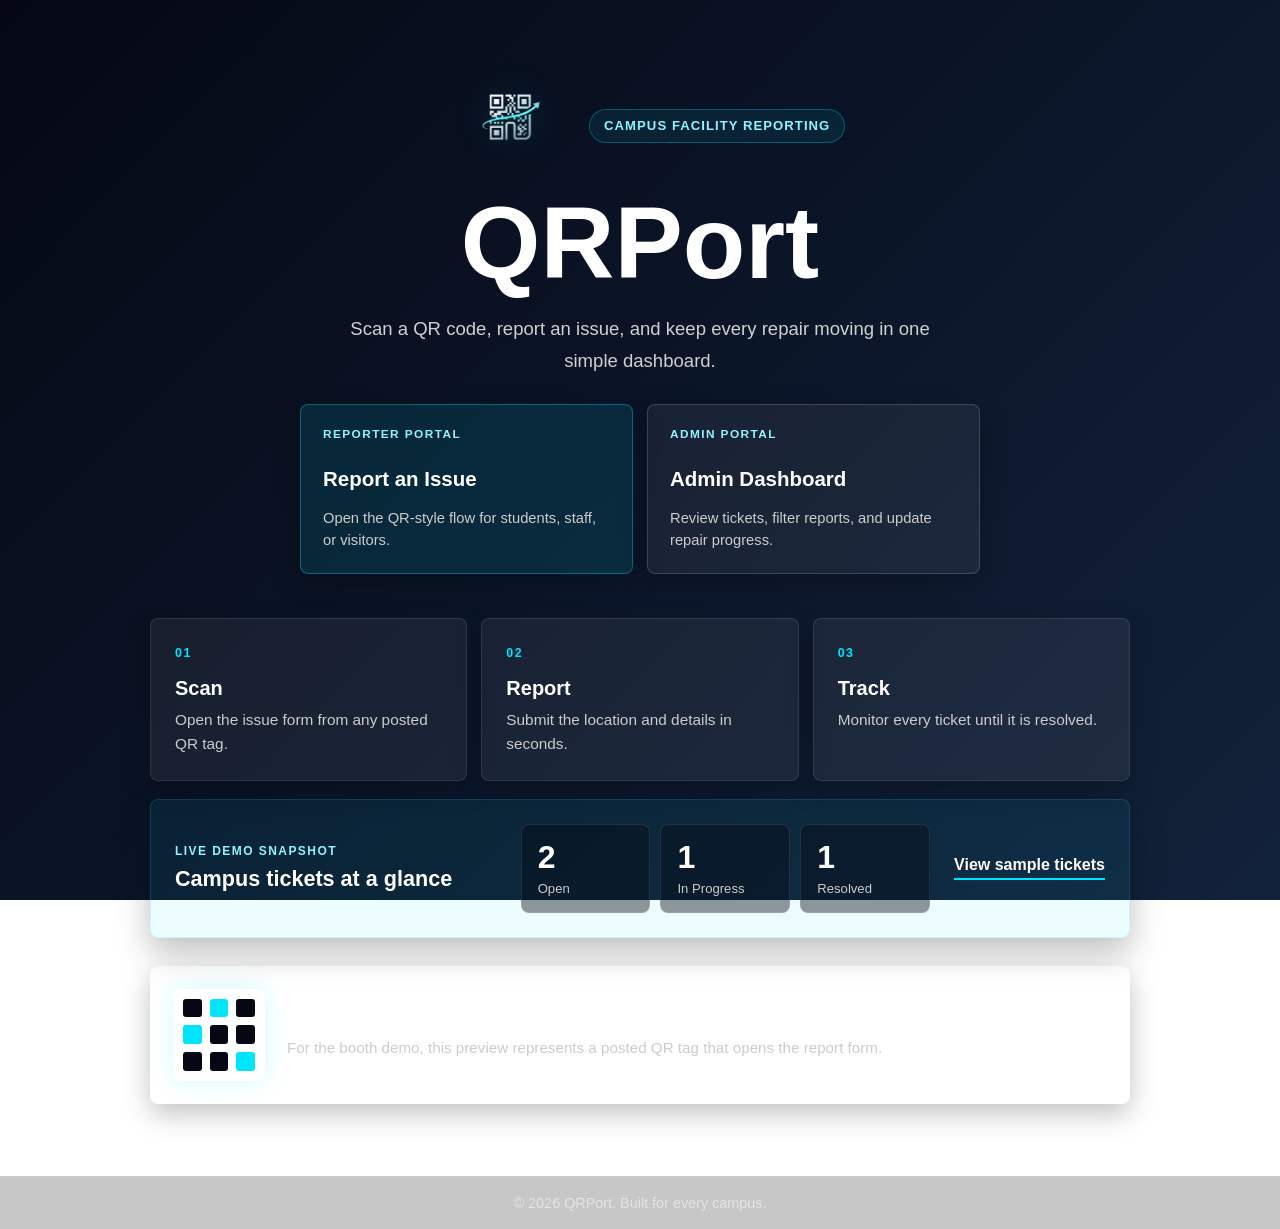
<file: index.html>
<!DOCTYPE html>
<html lang="en">
<head>
  <meta name="viewport" content="width=device-width, initial-scale=1.0">
  <meta charset="UTF-8">
  <title>QRPort | Campus Issue Reporting</title>
  <link rel="stylesheet" href="style.css">
</head>
<body class="landing-page">
  <main class="landing-main">
    <section class="landing-hero">
      <div class="hero-shell">
        <img src="logo.png" alt="QRPort Logo" class="logo">
        <p class="eyebrow">Campus facility reporting</p>
        <h1>QRPort</h1>
        <p class="hero-copy">
          Scan a QR code, report an issue, and keep every repair moving in one simple dashboard.
        </p>

        <a href="submit-issue.html" class="mobile-primary-action">Report an Issue</a>

        <div class="portal-grid">
          <a href="user-dashboard.html" class="portal-card reporter-portal">
            <span>Reporter Portal</span>
            <strong>Report an Issue</strong>
            <small>Open the QR-style flow for students, staff, or visitors.</small>
          </a>
          <a href="dashboard.html" class="portal-card admin-portal">
            <span>Admin Portal</span>
            <strong>Admin Dashboard</strong>
            <small>Review tickets, filter reports, and update repair progress.</small>
          </a>
        </div>
      </div>
    </section>

    <section class="quick-flow" aria-label="How QRPort works">
      <div class="flow-grid">
        <article class="flow-step">
          <span>01</span>
          <h2>Scan</h2>
          <p>Open the issue form from any posted QR tag.</p>
        </article>
        <article class="flow-step">
          <span>02</span>
          <h2>Report</h2>
          <p>Submit the location and details in seconds.</p>
        </article>
        <article class="flow-step">
          <span>03</span>
          <h2>Track</h2>
          <p>Monitor every ticket until it is resolved.</p>
        </article>
      </div>
    </section>

    <section class="demo-snapshot" aria-label="Live demo snapshot">
      <div class="snapshot-panel">
        <div>
          <p class="snapshot-label">Live demo snapshot</p>
          <h2>Campus tickets at a glance</h2>
        </div>
        <div class="snapshot-metrics">
          <div>
            <strong id="openCount">0</strong>
            <span>Open</span>
          </div>
          <div>
            <strong id="progressCount">0</strong>
            <span>In Progress</span>
          </div>
          <div>
            <strong id="resolvedCount">0</strong>
            <span>Resolved</span>
          </div>
        </div>
        <a href="reported-issues.html" class="snapshot-link">View sample tickets</a>
      </div>
    </section>

    <section class="qr-demo" aria-label="QR report entry">
      <a href="submit-issue.html" class="qr-card">
        <span class="qr-pattern" aria-hidden="true">
          <span></span>
          <span></span>
          <span></span>
          <span></span>
          <span></span>
          <span></span>
          <span></span>
          <span></span>
          <span></span>
        </span>
        <span class="qr-copy">
          <strong>QR report entry</strong>
          <small>For the booth demo, this preview represents a posted QR tag that opens the report form.</small>
        </span>
      </a>
    </section>
  </main>

  <footer class="landing-footer">
    <p>&copy; 2026 QRPort. Built for every campus.</p>
  </footer>

  <script src="demo-data.js"></script>
  <script>
    const issues = getQRPortIssues();
    const resolved = issues.filter(issue => issue.status === 'Resolved').length;
    const inProgress = issues.filter(issue => issue.status === 'In Progress').length;

    document.getElementById('openCount').textContent = issues.length - resolved;
    document.getElementById('progressCount').textContent = inProgress;
    document.getElementById('resolvedCount').textContent = resolved;
  </script>
</body>
</html>
</file>
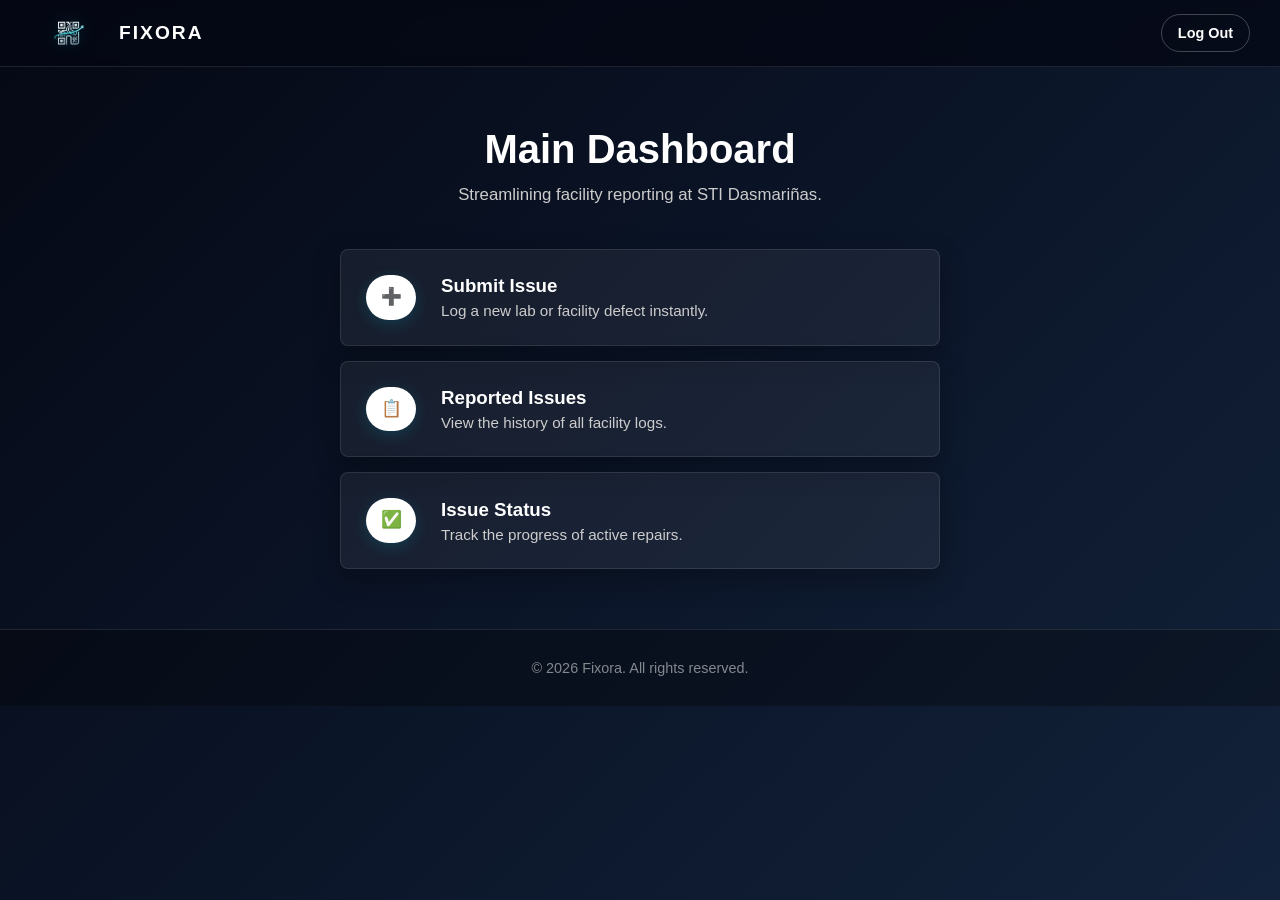
<file: dashboard.html>
<!DOCTYPE html>
<html lang="en">
<head>
  <meta name="viewport" content="width=device-width, initial-scale=1.0">
  <meta charset="UTF-8">
  <title>Fixora | Dashboard</title>
  <link rel="stylesheet" href="style.css">
</head>
<body class="dashboard-page"> 
  <nav class="navbar">
  <div class="nav-brand">
    <img src="logo.png" alt="Fixora Logo" class="nav-logo">
    <span>FIXORA</span>
  </div>
  <a href="#" onclick="logout()">Log Out</a>
</nav>

  <main class="dashboard">
    <div class="dashboard-header">
      <h2>Main Dashboard</h2>
      <p class="subtitle">Streamlining facility reporting at STI Dasmariñas.</p>
    </div>

    <div class="dashboard-vertical">
      <a href="submit-issue.html" class="card-link">
        <div class="card vertical-row">
          <span class="icon">➕</span>
          <div class="card-content">
            <h3>Submit Issue</h3>
            <p>Log a new lab or facility defect instantly.</p>
          </div>
        </div>
      </a>

      <a href="reported-issues.html" class="card-link">
        <div class="card vertical-row">
          <span class="icon">📋</span>
          <div class="card-content">
            <h3>Reported Issues</h3>
            <p>View the history of all facility logs.</p>
          </div>
        </div>
      </a>

      <a href="issues-status.html" class="card-link">
        <div class="card vertical-row">
          <span class="icon">✅</span>
          <div class="card-content">
            <h3>Issue Status</h3>
            <p>Track the progress of active repairs.</p>
          </div>
        </div>
      </a>
    </div>
  </main>

  <footer class="site-footer">
    <p>© 2026 Fixora. All rights reserved.</p>
  </footer>

  <script>
  function logout() {
    // This removes ONLY the reported issues data
    localStorage.removeItem('fixora_data'); 
    
    // Optional: If you want to clear EVERYTHING (including login status)
    localStorage.clear(); 

    // Redirect to the login/index page
    window.location.href = "index.html";
  }
  </script>

</body>
</html>
</file>
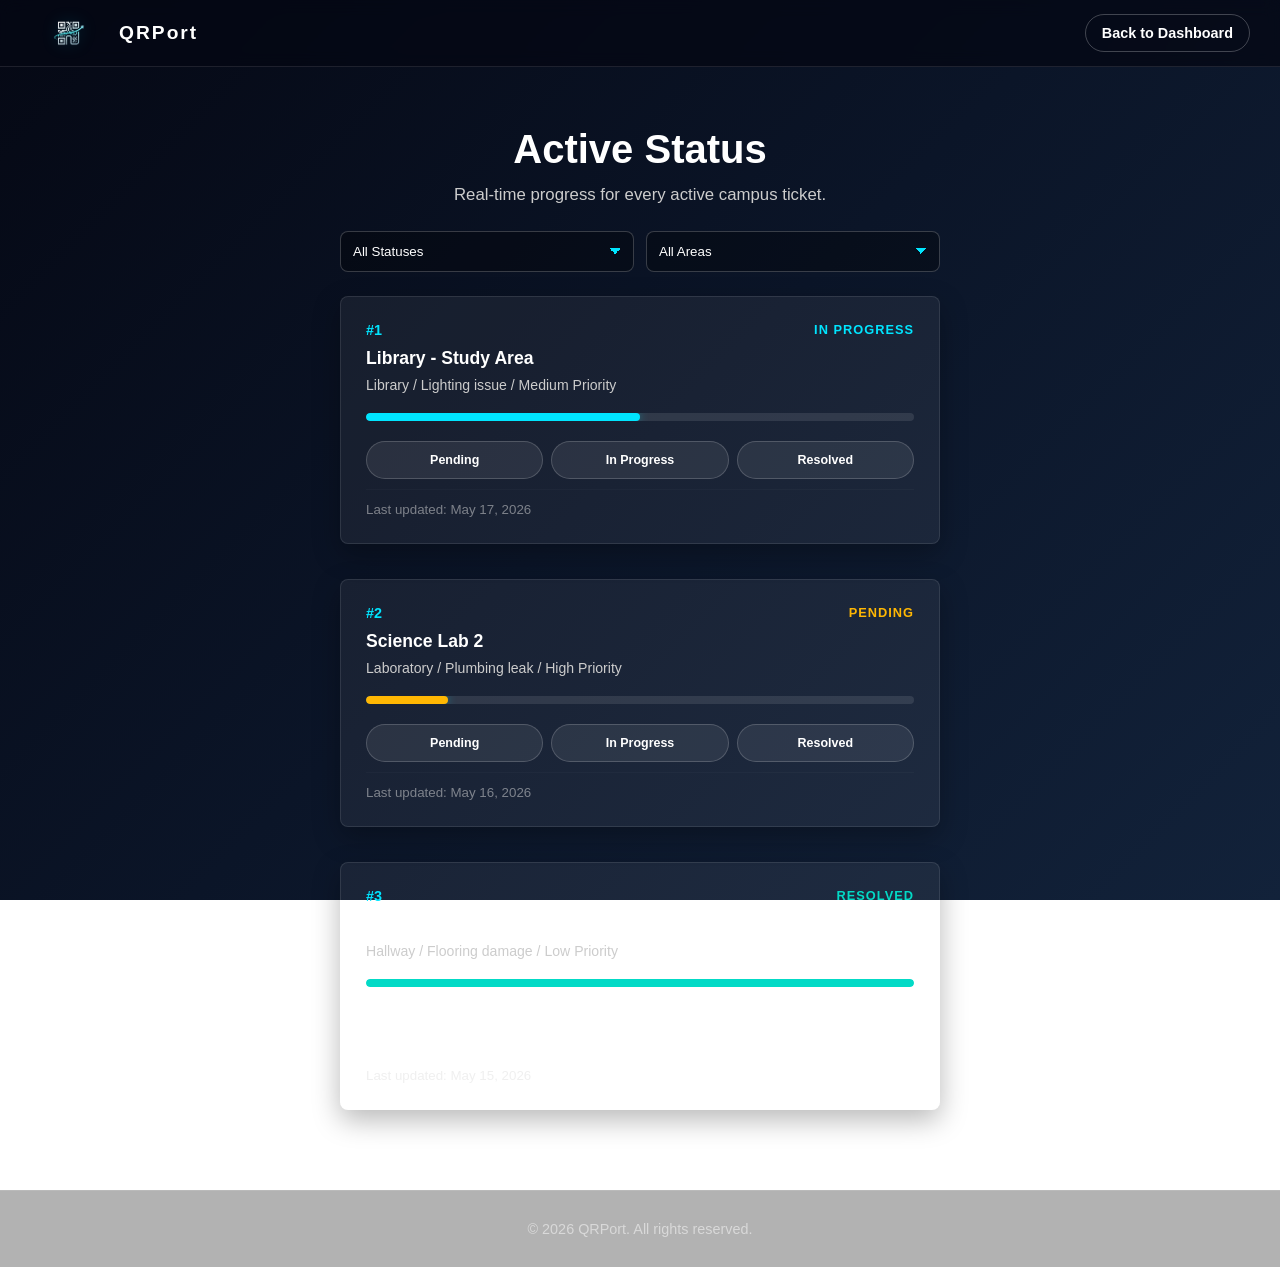
<file: issues-status.html>
<!DOCTYPE html>
<html lang="en">
<head>
  <meta charset="UTF-8">
  <meta name="viewport" content="width=device-width, initial-scale=1.0">
  <title>QRPort | Issue Status</title>
  <link rel="stylesheet" href="style.css">
</head>
<body class="dashboard-page">
  <nav class="navbar">
    <div class="nav-brand">
      <img src="logo.png" alt="QRPort Logo" class="nav-logo">
      <span>QRPort</span>
    </div>
    <a href="dashboard.html">Back to Dashboard</a>
  </nav>

  <main class="dashboard">
    <div class="dashboard-header">
      <h2>Active Status</h2>
      <p class="subtitle">Real-time progress for every active campus ticket.</p>
    </div>

    <div class="filter-bar">
      <select id="statusFilter" aria-label="Filter by status">
        <option value="All">All Statuses</option>
        <option value="Pending">Pending</option>
        <option value="In Progress">In Progress</option>
        <option value="Resolved">Resolved</option>
      </select>
      <select id="categoryFilter" aria-label="Filter by category">
        <option value="All">All Areas</option>
        <option value="Classroom">Classroom</option>
        <option value="Office">Office</option>
        <option value="Laboratory">Laboratory</option>
        <option value="Library">Library</option>
        <option value="Restroom">Restroom</option>
        <option value="Hallway">Hallway</option>
      </select>
    </div>

    <div id="statusList" class="dashboard-vertical"></div>
  </main>

  <footer class="site-footer">
    <p>&copy; 2026 QRPort. All rights reserved.</p>
  </footer>

  <script src="demo-data.js"></script>
  <script>
    let issues = getQRPortIssues();
    const container = document.getElementById('statusList');
    const statusFilter = document.getElementById('statusFilter');
    const categoryFilter = document.getElementById('categoryFilter');

    function getStatusClass(status) {
      if (status === 'In Progress') return 'status-in-progress';
      if (status === 'Resolved') return 'status-resolved';
      return 'status-pending';
    }

    function getFilteredIssues() {
      return issues.filter(function(item) {
        const statusMatches = statusFilter.value === 'All' || item.status === statusFilter.value;
        const categoryMatches = categoryFilter.value === 'All' || item.category === categoryFilter.value;
        return statusMatches && categoryMatches;
      });
    }

    function renderIssues() {
      const filteredIssues = getFilteredIssues();

      if (filteredIssues.length === 0) {
        container.innerHTML = `
          <div class="card empty-card">
            <p>No tickets match the selected filters.</p>
          </div>`;
        return;
      }

      container.innerHTML = filteredIssues.map(item => `
        <div class="card status-card ${getStatusClass(item.status)}">
          <div class="issue-header">
            <span class="ticket-id">${item.ticket}</span>
            <span class="status-text">${item.status}</span>
          </div>
          <h3>${item.location}</h3>
          <p class="status-detail">${item.category || 'General'} / ${item.problem || 'Unspecified issue'} / ${item.priority || 'Medium'} Priority</p>

          <div class="progress-container">
            <div class="progress-bar"></div>
          </div>

          <div class="status-actions" aria-label="Update ${item.ticket} status">
            <button type="button" data-ticket="${item.ticket}" data-status="Pending">Pending</button>
            <button type="button" data-ticket="${item.ticket}" data-status="In Progress">In Progress</button>
            <button type="button" data-ticket="${item.ticket}" data-status="Resolved">Resolved</button>
          </div>

          <div class="issue-footer">
            <small>Last updated: ${item.date}</small>
          </div>
        </div>
      `).join('');
    }

    container.addEventListener('click', function(event) {
      const button = event.target.closest('button[data-ticket]');

      if (!button) return;

      issues = updateTicketStatus(button.dataset.ticket, button.dataset.status);
      renderIssues();
    });

    statusFilter.addEventListener('change', renderIssues);
    categoryFilter.addEventListener('change', renderIssues);
    renderIssues();
  </script>
</body>
</html>
</file>
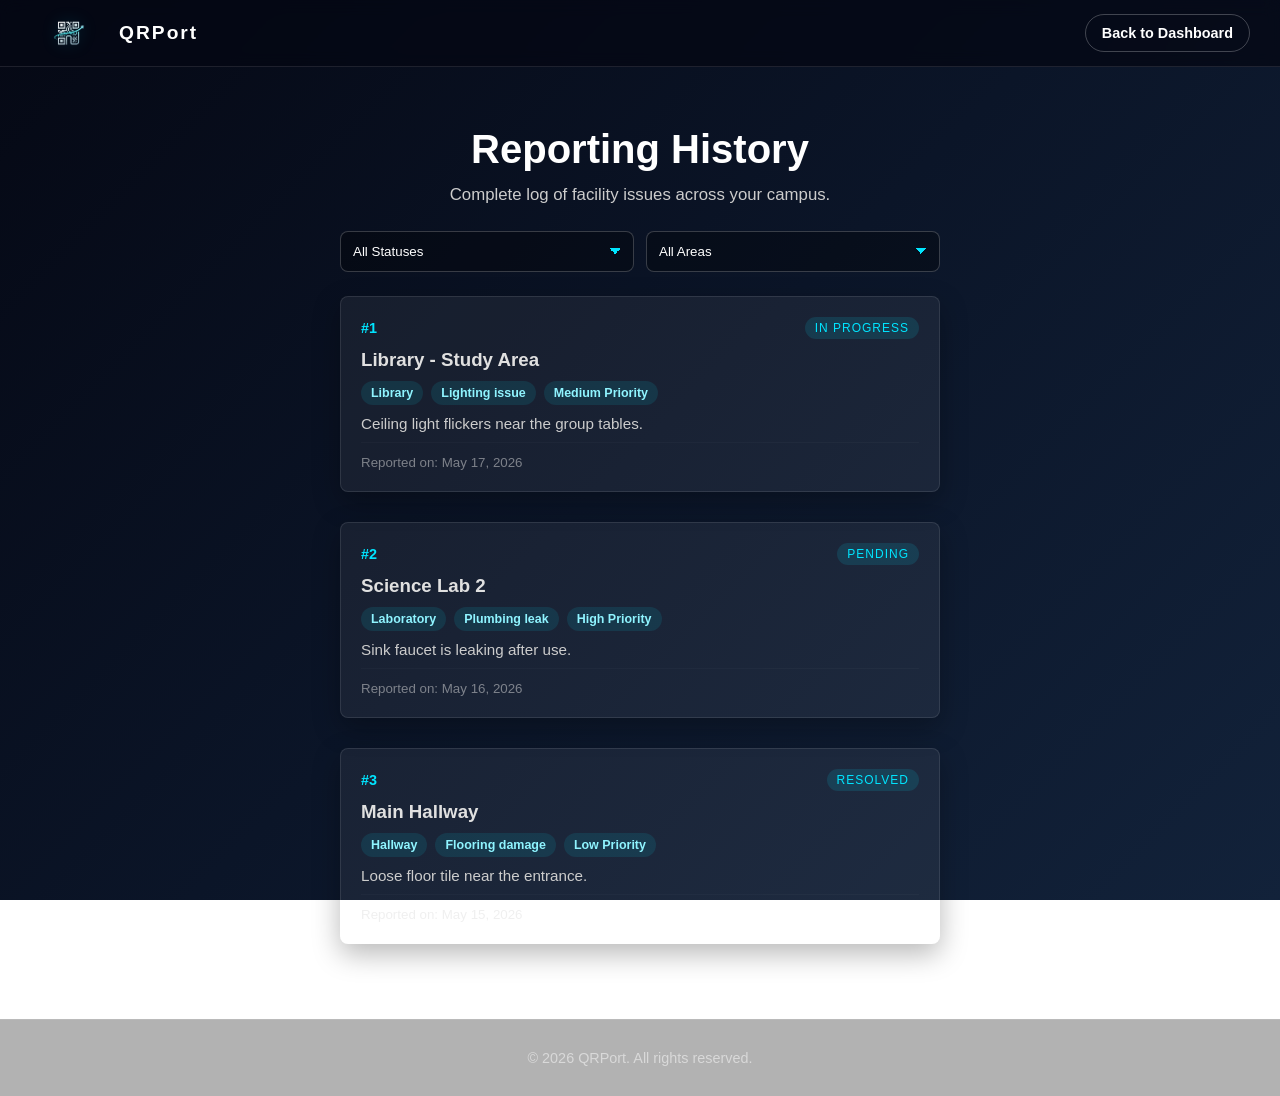
<file: reported-issues.html>
<!DOCTYPE html>
<html lang="en">
<head>
  <meta charset="UTF-8">
  <meta name="viewport" content="width=device-width, initial-scale=1.0">
  <title>QRPort | Reported Issues</title>
  <link rel="stylesheet" href="style.css">
</head>
<body class="dashboard-page">
  <nav class="navbar">
    <div class="nav-brand">
      <img src="logo.png" alt="QRPort Logo" class="nav-logo">
      <span>QRPort</span>
    </div>
    <a href="dashboard.html">Back to Dashboard</a>
  </nav>

  <main class="dashboard">
    <div class="dashboard-header">
      <h2>Reporting History</h2>
      <p class="subtitle">Complete log of facility issues across your campus.</p>
    </div>

    <div class="filter-bar">
      <select id="statusFilter" aria-label="Filter by status">
        <option value="All">All Statuses</option>
        <option value="Pending">Pending</option>
        <option value="In Progress">In Progress</option>
        <option value="Resolved">Resolved</option>
      </select>
      <select id="categoryFilter" aria-label="Filter by category">
        <option value="All">All Areas</option>
        <option value="Classroom">Classroom</option>
        <option value="Office">Office</option>
        <option value="Laboratory">Laboratory</option>
        <option value="Library">Library</option>
        <option value="Restroom">Restroom</option>
        <option value="Hallway">Hallway</option>
      </select>
    </div>

    <div id="historyList" class="dashboard-vertical"></div>
  </main>

  <footer class="site-footer">
    <p>&copy; 2026 QRPort. All rights reserved.</p>
  </footer>

  <script src="demo-data.js"></script>
  <script>
    let issues = getQRPortIssues();
    const container = document.getElementById('historyList');
    const statusFilter = document.getElementById('statusFilter');
    const categoryFilter = document.getElementById('categoryFilter');

    function getFilteredIssues() {
      return issues.filter(function(item) {
        const statusMatches = statusFilter.value === 'All' || item.status === statusFilter.value;
        const categoryMatches = categoryFilter.value === 'All' || item.category === categoryFilter.value;
        return statusMatches && categoryMatches;
      });
    }

    function renderIssues() {
      const filteredIssues = getFilteredIssues();

      if (filteredIssues.length === 0) {
        container.innerHTML = `
          <div class="card empty-card">
            <p>No tickets match the selected filters.</p>
          </div>`;
        return;
      }

      container.innerHTML = filteredIssues.map(item => `
        <div class="card issue-card">
          <div class="issue-header">
            <span class="ticket-id">${item.ticket}</span>
            <span class="status-badge">${item.status}</span>
          </div>
          <h3>${item.location}</h3>
          <div class="issue-meta">
            <span>${item.category || 'General'}</span>
            <span>${item.problem || 'Unspecified issue'}</span>
            <span>${item.priority || 'Medium'} Priority</span>
          </div>
          <p class="issue-desc">${item.description}</p>
          <div class="issue-footer">
            <small>Reported on: ${item.date}</small>
          </div>
        </div>
      `).join('');
    }

    statusFilter.addEventListener('change', renderIssues);
    categoryFilter.addEventListener('change', renderIssues);
    renderIssues();
  </script>
</body>
</html>
</file>
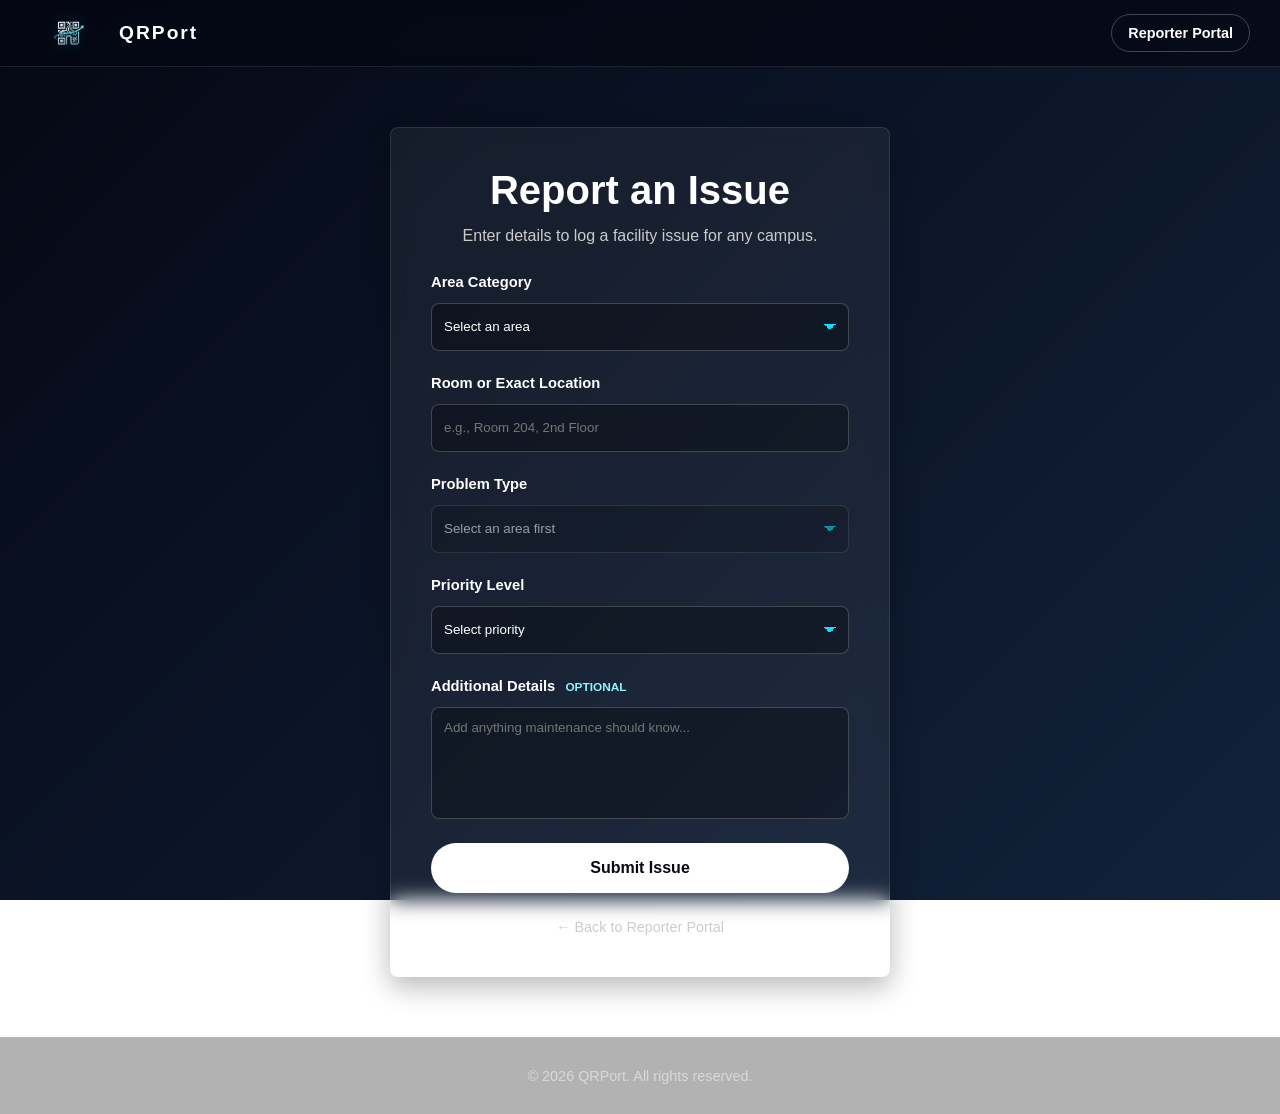
<file: submit-issue.html>
<!DOCTYPE html>
<html lang="en">
<head>
  <meta charset="UTF-8">
  <meta name="viewport" content="width=device-width, initial-scale=1.0">
  <title>QRPort | Submit Issue</title>
  <link rel="stylesheet" href="style.css">
</head>
<body class="dashboard-page">
  <nav class="navbar">
    <div class="nav-brand">
      <img src="logo.png" alt="QRPort Logo" class="nav-logo">
      <span>QRPort</span>
    </div>
    <a href="user-dashboard.html">Reporter Portal</a>
  </nav>

  <main class="dashboard">
    <div class="panel-card report-card">
      <h2>Report an Issue</h2>
      <p class="form-intro">Enter details to log a facility issue for any campus.</p>

      <form id="issueForm" class="form-left">
        <label for="category">Area Category</label>
        <select id="category" required>
          <option value="" selected disabled>Select an area</option>
          <option value="Classroom">Classroom</option>
          <option value="Office">Office</option>
          <option value="Laboratory">Laboratory</option>
          <option value="Library">Library</option>
          <option value="Restroom">Restroom</option>
          <option value="Hallway">Hallway</option>
        </select>

        <label for="location">Room or Exact Location</label>
        <input type="text" id="location" placeholder="e.g., Room 204, 2nd Floor" required>

        <label for="problem">Problem Type</label>
        <select id="problem" required disabled>
          <option value="" selected>Select an area first</option>
        </select>

        <label for="priority">Priority Level</label>
        <select id="priority" required>
          <option value="" selected disabled>Select priority</option>
          <option value="Low">Low</option>
          <option value="Medium">Medium</option>
          <option value="High">High</option>
        </select>

        <label for="description">Additional Details <span class="optional-label">Optional</span></label>
        <textarea id="description" placeholder="Add anything maintenance should know..." rows="4"></textarea>

        <button type="submit" class="submit-btn">Submit Issue</button>
      </form>

      <div class="form-actions">
        <a href="user-dashboard.html" class="back-link">&larr; Back to Reporter Portal</a>
      </div>
    </div>
  </main>

  <footer class="site-footer">
    <p>&copy; 2026 QRPort. All rights reserved.</p>
  </footer>

  <script src="demo-data.js"></script>
  <script>
    const problemOptions = {
      Classroom: [
        'Broken chair or desk',
        'Projector or display issue',
        'Lighting issue',
        'Air conditioning issue',
        'Door or lock problem'
      ],
      Office: [
        'Computer or printer issue',
        'Air conditioning issue',
        'Electrical outlet problem',
        'Furniture damage',
        'Door or lock problem'
      ],
      Laboratory: [
        'Equipment malfunction',
        'Plumbing leak',
        'Electrical issue',
        'Ventilation problem',
        'Safety hazard'
      ],
      Library: [
        'Lighting issue',
        'Air conditioning issue',
        'Furniture damage',
        'Computer station issue',
        'Noise or access concern'
      ],
      Restroom: [
        'Plumbing leak',
        'Clogged fixture',
        'No water supply',
        'Broken door or lock',
        'Sanitation supply issue'
      ],
      Hallway: [
        'Flooring damage',
        'Lighting issue',
        'Obstruction or safety hazard',
        'Signage issue',
        'Ceiling or wall damage'
      ]
    };

    const categorySelect = document.getElementById('category');
    const problemSelect = document.getElementById('problem');
    const prioritySelect = document.getElementById('priority');

    categorySelect.addEventListener('change', function() {
      const options = problemOptions[this.value] || [];

      problemSelect.innerHTML = '<option value="" selected disabled>Select a problem</option>';
      options.forEach(function(option) {
        const problemOption = document.createElement('option');
        problemOption.value = option;
        problemOption.textContent = option;
        problemSelect.appendChild(problemOption);
      });

      problemSelect.disabled = options.length === 0;
    });

    document.getElementById('issueForm').addEventListener('submit', function(e) {
      e.preventDefault();

      let existingData = getQRPortIssues();
      const nextTicketNumber = existingData.length + 1;

      const newReport = {
        ticket: "#" + nextTicketNumber,
        category: categorySelect.value,
        problem: problemSelect.value,
        priority: prioritySelect.value,
        location: document.getElementById('location').value,
        description: document.getElementById('description').value || 'No additional details provided.',
        date: new Date().toLocaleDateString(),
        status: 'Pending'
      };

      existingData.unshift(newReport);
      saveQRPortIssues(existingData);
      saveLastTicket(newReport);

      window.location.href = "ticket-success.html";
    });
  </script>
</body>
</html>
</file>
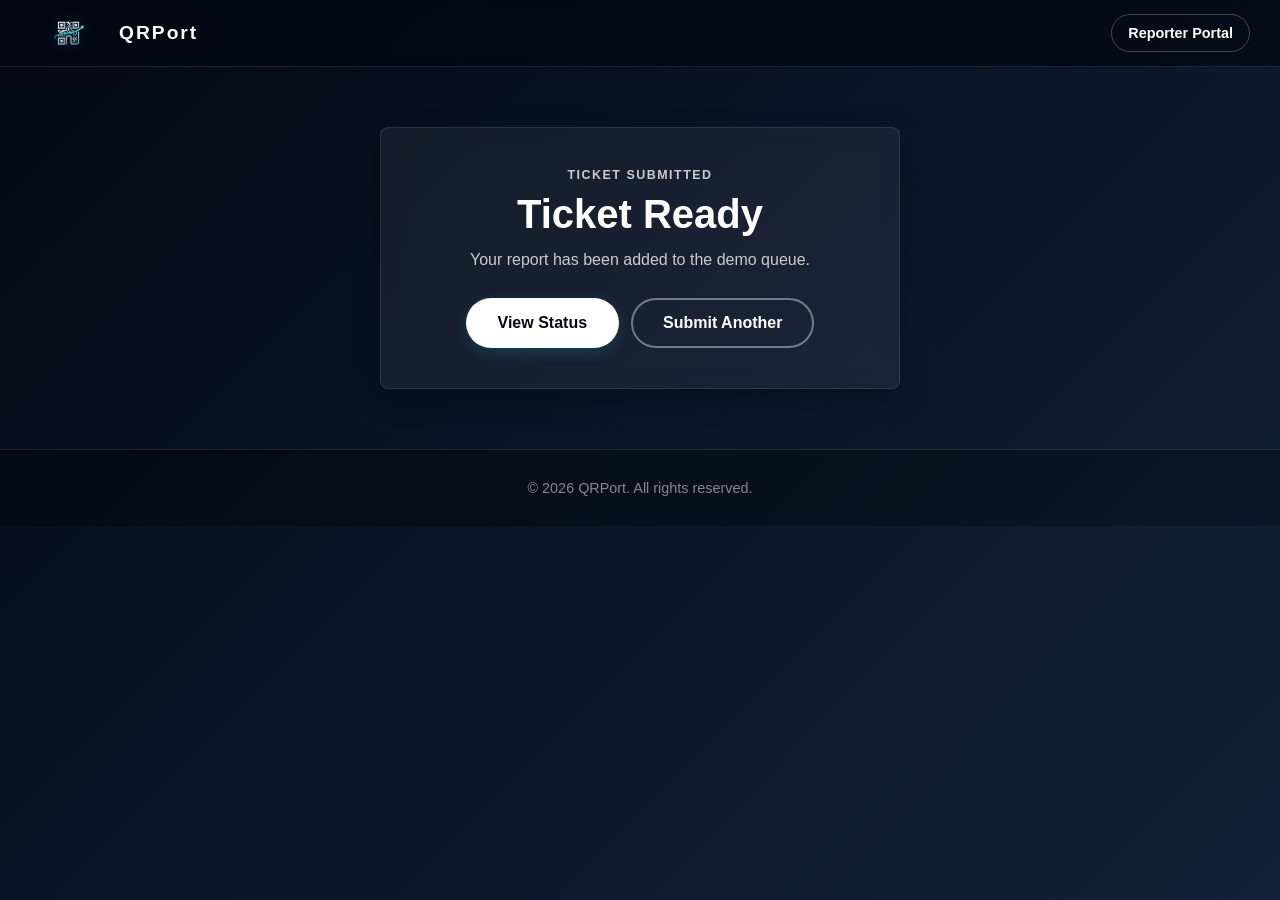
<file: ticket-success.html>
<!DOCTYPE html>
<html lang="en">
<head>
  <meta charset="UTF-8">
  <meta name="viewport" content="width=device-width, initial-scale=1.0">
  <title>QRPort | Ticket Submitted</title>
  <link rel="stylesheet" href="style.css">
</head>
<body class="dashboard-page">
  <nav class="navbar">
    <div class="nav-brand">
      <img src="logo.png" alt="QRPort Logo" class="nav-logo">
      <span>QRPort</span>
    </div>
    <a href="user-dashboard.html">Reporter Portal</a>
  </nav>

  <main class="dashboard">
    <div class="panel-card success-card">
      <p class="success-kicker">Ticket submitted</p>
      <h2 id="ticketNumber">Ticket Ready</h2>
      <p id="ticketSummary" class="form-intro">Your report has been added to the demo queue.</p>

      <div class="success-actions">
        <a href="user-status.html" class="cta">View Status</a>
        <a href="submit-issue.html" class="cta secondary">Submit Another</a>
      </div>
    </div>
  </main>

  <footer class="site-footer">
    <p>&copy; 2026 QRPort. All rights reserved.</p>
  </footer>

  <script src="demo-data.js"></script>
  <script>
    const ticket = getLastTicket();

    if (ticket) {
      document.getElementById('ticketNumber').textContent = ticket.ticket + ' submitted';
      document.getElementById('ticketSummary').textContent = ticket.priority + ' priority ' + ticket.problem + ' at ' + ticket.location + '.';
    }
  </script>
</body>
</html>
</file>
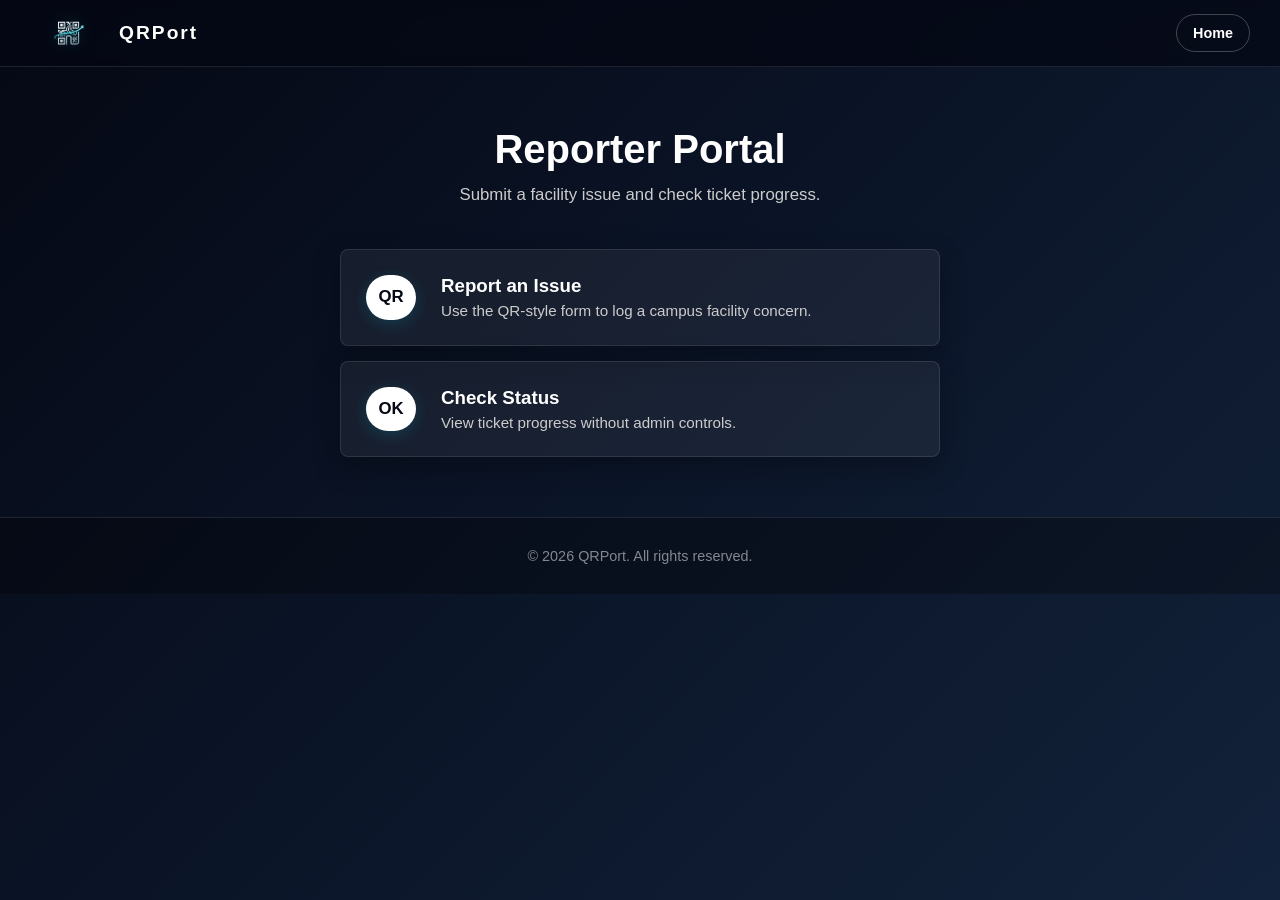
<file: user-dashboard.html>
<!DOCTYPE html>
<html lang="en">
<head>
  <meta name="viewport" content="width=device-width, initial-scale=1.0">
  <meta charset="UTF-8">
  <title>QRPort | Reporter Portal</title>
  <link rel="stylesheet" href="style.css">
</head>
<body class="dashboard-page">
  <nav class="navbar">
    <div class="nav-brand">
      <img src="logo.png" alt="QRPort Logo" class="nav-logo">
      <span>QRPort</span>
    </div>
    <a href="index.html">Home</a>
  </nav>

  <main class="dashboard">
    <div class="dashboard-header">
      <h2>Reporter Portal</h2>
      <p class="subtitle">Submit a facility issue and check ticket progress.</p>
    </div>

    <div class="dashboard-vertical">
      <a href="submit-issue.html" class="card-link">
        <div class="card vertical-row">
          <span class="icon">QR</span>
          <div class="card-content">
            <h3>Report an Issue</h3>
            <p>Use the QR-style form to log a campus facility concern.</p>
          </div>
        </div>
      </a>

      <a href="user-status.html" class="card-link">
        <div class="card vertical-row">
          <span class="icon">OK</span>
          <div class="card-content">
            <h3>Check Status</h3>
            <p>View ticket progress without admin controls.</p>
          </div>
        </div>
      </a>
    </div>
  </main>

  <footer class="site-footer">
    <p>&copy; 2026 QRPort. All rights reserved.</p>
  </footer>
</body>
</html>
</file>
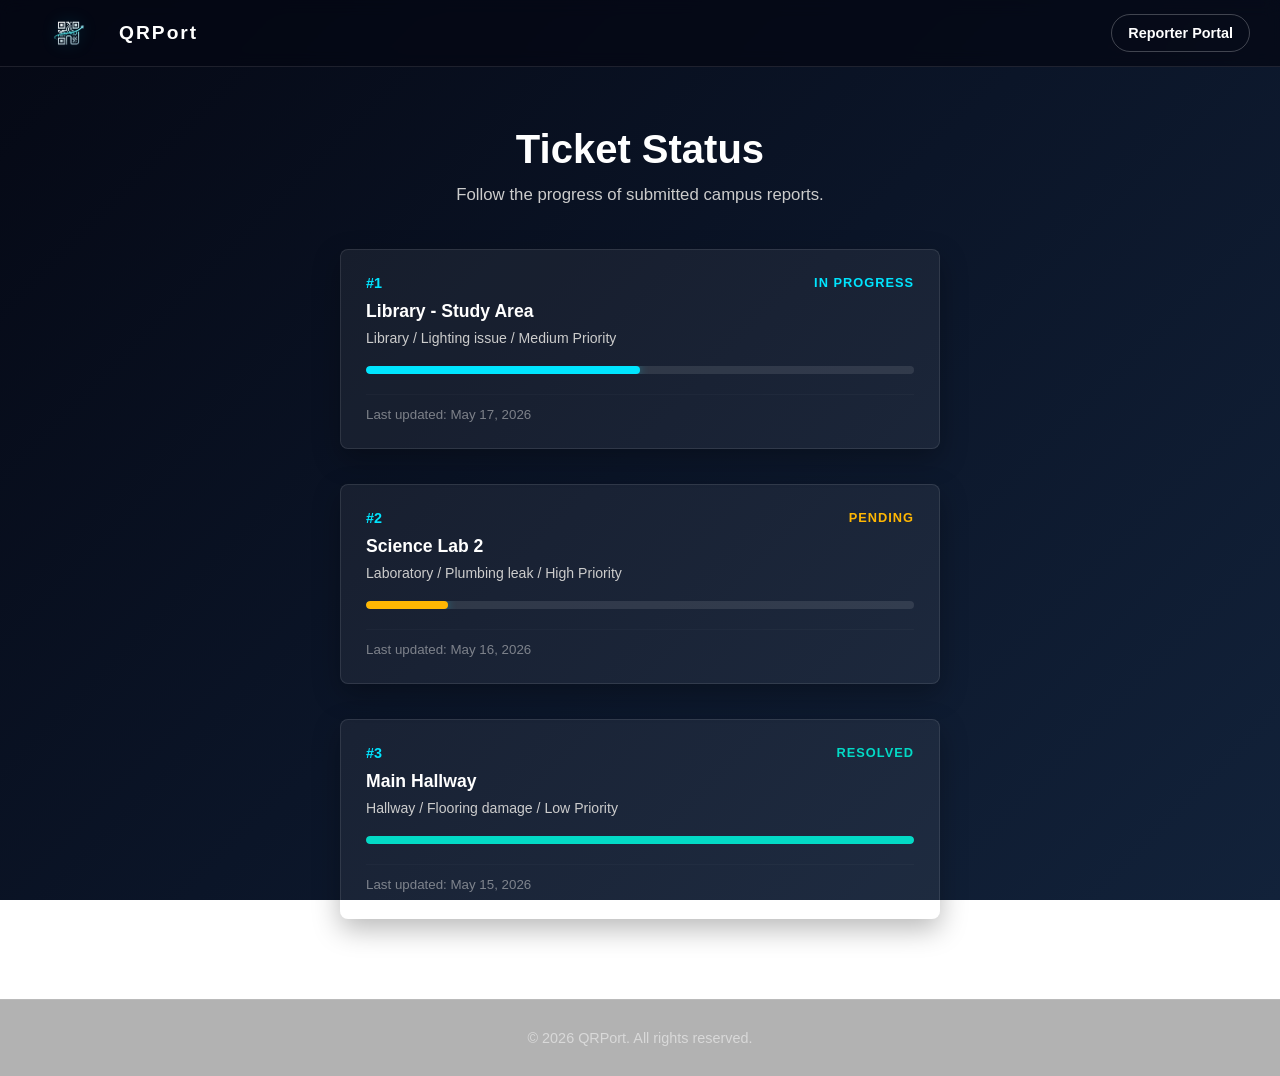
<file: user-status.html>
<!DOCTYPE html>
<html lang="en">
<head>
  <meta charset="UTF-8">
  <meta name="viewport" content="width=device-width, initial-scale=1.0">
  <title>QRPort | My Ticket Status</title>
  <link rel="stylesheet" href="style.css">
</head>
<body class="dashboard-page">
  <nav class="navbar">
    <div class="nav-brand">
      <img src="logo.png" alt="QRPort Logo" class="nav-logo">
      <span>QRPort</span>
    </div>
    <a href="user-dashboard.html">Reporter Portal</a>
  </nav>

  <main class="dashboard">
    <div class="dashboard-header">
      <h2>Ticket Status</h2>
      <p class="subtitle">Follow the progress of submitted campus reports.</p>
    </div>

    <div id="statusList" class="dashboard-vertical"></div>
  </main>

  <footer class="site-footer">
    <p>&copy; 2026 QRPort. All rights reserved.</p>
  </footer>

  <script src="demo-data.js"></script>
  <script>
    const issues = getQRPortIssues();
    const container = document.getElementById('statusList');

    function getStatusClass(status) {
      if (status === 'In Progress') return 'status-in-progress';
      if (status === 'Resolved') return 'status-resolved';
      return 'status-pending';
    }

    container.innerHTML = issues.map(item => `
      <div class="card status-card ${getStatusClass(item.status)}">
        <div class="issue-header">
          <span class="ticket-id">${item.ticket}</span>
          <span class="status-text">${item.status}</span>
        </div>
        <h3>${item.location}</h3>
        <p class="status-detail">${item.category || 'General'} / ${item.problem || 'Unspecified issue'} / ${item.priority || 'Medium'} Priority</p>
        <div class="progress-container">
          <div class="progress-bar"></div>
        </div>
        <div class="issue-footer">
          <small>Last updated: ${item.date}</small>
        </div>
      </div>
    `).join('');
  </script>
</body>
</html>
</file>
<file: style.css>
/* --- GLOBAL RESET & FIX --- */
* {
  box-sizing: border-box;
  margin: 0;
  padding: 0;
}

/* Ensure the body can grow and doesn't trap the footer */
html, body { 
  height: auto; 
  min-height: 100%; 
  display: flex;
  flex-direction: column; 
} 

/* Dashboard Centering Fix */ 
.dashboard { 
  flex: 1;
  /* Pushes footer to the bottom if content is short */ 
  text-align: center;
  /* Centers the H2 and Subtitle */
  padding: 60px 20px; 
  display: flex; 
  flex-direction: column; 
  align-items: center;
} 

.dashboard-header { 
  margin-bottom: 40px;
} 

.dashboard h2 { 
  font-size: 2.5rem;
  margin-bottom: 10px; 
} 

body {
    /* Rich 3-stop midnight navy & slate gradient */
    background: linear-gradient(135deg, #050814 0%, #0b1528 50%, #12223a 100%);
    background-attachment: fixed; /* CRITICAL: Prevents the background from stretching/breaking */
    color: #f0f0f0;
}

/* Footer Fix: Ensures it is part of the scroll, not fixed */ 
.site-footer {
  background: rgba(0, 0, 0, 0.3);
  color: rgba(255, 255, 255, 0.5); 
  padding: 30px;
  text-align: center; 
  width: 100%; 
  margin-top: auto;
  /* Keeps it at the bottom of the page content */ 
  border-top: 1px solid rgba(255, 255, 255, 0.1);
} 

/* Vertical Button Adjustments */ 
.dashboard-vertical { 
  width: 100%; 
  max-width: 600px;
  display: flex; 
  flex-direction: column; 
  gap: 15px;
} 

/* Ensure the card container handles the layout properly */ 
.card.vertical-row { 
  display: flex; 
  align-items: center;
  /* Vertical centering of emoji and text */ 
  text-align: left;
  padding: 25px; 
  background: rgba(255, 255, 255, 0.08); 
  border-radius: 20px;
  border: 1px solid rgba(255, 255, 255, 0.1); 
  transition: 0.3s ease; 
  width: 100%; /* Fill the container */ 
}

.card.vertical-row:hover {
    transform: scale(1.02);
    background: rgba(255, 255, 255, 0.15);
    border-color: #00e5ff; /* QRport Electric Cyan highlight */
}

/* Remove that pesky blue link styling again just in case */ 
.card-link {
  text-decoration: none !important;
  color: inherit; 
  display: block; 
} 

/* Optional: Ensure the text doesn't turn purple/blue after being clicked */
.card-link:visited { 
  color: inherit;
} 

/* Prevent emoji squishing and fix size */
.icon { 
  font-size: 2.5rem; /* Make it large */ 
  margin-right: 25px;
  /* Space between emoji and text */ 
  flex-shrink: 0; /* CRITICAL: Prevents the emoji from compressing */ 
  min-width: 50px;
  /* Ensures consistent alignment */ 
  text-align: center; /* Keeps emoji centered in its space */ 
  line-height: 1; /* Prevents weird vertical spacing */ 
}

/* The text container */ 
.card-content { 
  flex: 1; /* Takes up the remaining space after the emoji */ 
} 

.card-content h3 { 
  margin-bottom: 5px;
  color: #fff; 
}

.card-content p { 
  color: #ccc; 
  font-size: 0.95rem; 
} 

/* Existing Navbar and Logo styles maintained for consistency */ 
.navbar { 
  padding: 10px 30px;
  background: rgba(0, 0, 0, 0.5); 
  backdrop-filter: blur(8px); 
  display: flex; 
  justify-content: space-between; 
  align-items: center; 
  border-bottom: 1px solid rgba(255, 255, 255, 0.1);
} 

.navbar a { 
  text-decoration: none; 
  color: #fff; /* Fixed: was dark grey */ 
  font-size: 0.9rem; 
  transition: opacity 0.3s; 
}

.navbar a:hover { 
  opacity: 0.7; 
} 

/* Navbar Branding Layout */ 
.nav-brand {
  display: flex; 
  align-items: center; 
  gap: 12px; /* Space between logo and text */ 
}

.nav-logo { 
  height: 35px;
  /* Adjust height to match navbar scale */ 
  width: auto;
  filter: drop-shadow(0 0 5px rgba(255, 255, 255, 0.2));
} 

.navbar span {
  font-size: 1.2rem; 
  letter-spacing: 2px; 
  font-weight: bold; 
  color: #fff;
} 

/* 3. Hero Section */ 
.hero { 
  background: transparent; /* Let the body gradient shine through */ 
  color: #eaeaea; 
  text-align: center;
  padding: 100px 20px 80px; /* Added a bit more top padding for breathing room */ 
} 

.logo {   
    width: 220px;         /* Increased from 120px to make the icon prominent */
    height: auto;         /* Maintains original aspect ratio without distortion */
    max-width: 100%;      /* Ensures responsiveness on smaller mobile screens */
    margin-bottom: 15px;  /* Clean spacing below the image */
    display: inline-block;
    vertical-align: middle;
}

.hero h1 { 
  font-size: 3rem; 
  letter-spacing: 1px; 
} 

.hero p { 
  margin: 15px 0; 
  font-size: 1.1rem; 
  color: #d0d0d0;
} 

/* 4. Buttons */ 
.cta {
    display: inline-block;
    padding: 14px 30px;
    border-radius: 30px;
    text-decoration: none;
    font-weight: bold;
    transition: all 0.3s ease;
    margin: 8px;
    /* Primary Button Styling */
    background: #ffffff;
    color: #050814; /* Deep midnight text to tie into the new theme */
    box-shadow: 0 4px 15px rgba(0, 229, 255, 0.15); /* Soft cyan glow */
    border: 2px solid transparent;
}

.cta:hover {
    background: #00e5ff; /* Electric cyan hover state */
    color: #ffffff;
    transform: translateY(-2px);
    box-shadow: 0 6px 20px rgba(0, 229, 255, 0.4); /* Cyan glow on hover */
}

/* Secondary Button Styling (Request a Demo) */ 
.cta.secondary { 
  background: transparent;
  color: #ffffff;
  border: 2px solid rgba(255, 255, 255, 0.4); /* Slightly muted white border */
  box-shadow: none; 
}

.cta.secondary:hover { 
  background: rgba(255, 255, 255, 0.1); /* Frosted glass hover effect */ 
  border-color: #ffffff; 
  color: #ffffff; 
  transform: translateY(-2px);
} 

/* 5. Split Content Section */
.split-section { 
  padding: 80px 10%; 
  background: transparent; 
} 

.split-container { 
  display: flex;
  justify-content: space-between; 
  align-items: center;
  max-width: 1200px; 
  margin: 0 auto; 
  gap: 60px; 
} 

.text-column { 
  flex: 1; 
  display: flex; 
  flex-direction: column;
  gap: 30px; 
} 

.transparent-block { 
  background: transparent; 
  color: #ffffff; 
  text-align: left; 
}

.transparent-block h2 { 
  font-size: 2.2rem; 
  margin-bottom: 12px; 
}

.transparent-block p { 
  font-size: 1.15rem; 
  line-height: 1.7; 
  color: #cccccc;
}

/* 6. Features & Cards */ 
section { 
  padding: 80px 20px;
  text-align: center; /* Removed the default background here so it doesn't block the gradient */ 
}

.features { 
  background: transparent; 
} 

.about { 
  /* Subtle glassmorphism band */
  background: rgba(255, 255, 255, 0.03); 
  backdrop-filter: blur(10px);
  border-top: 1px solid rgba(255, 255, 255, 0.05); 
  border-bottom: 1px solid rgba(255, 255, 255, 0.05); 
} 

.contact { 
  background: transparent;
} 

.cards {
  display: grid; 
  grid-template-columns: repeat(auto-fit, minmax(200px, 1fr));
  gap: 20px; 
  margin-top: 30px; 
} 

.card { 
  background: #1e1e1e; 
  color: #e0e0e0;
  padding: 25px; 
  border-radius: 12px; 
  box-shadow: 0 6px 18px rgba(0,0,0,0.4); 
}

/* 7. Shared Panel Cards */ 
.panel-card { 
  background: rgba(255, 255, 255, 0.05); /* Fixed: Was solid white */ 
  backdrop-filter: blur(10px); 
  padding: 40px; 
  width: 100%;
  max-width: 320px; 
  border-radius: 16px; 
  text-align: center; 
  border: 1px solid rgba(255, 255, 255, 0.1); 
  box-shadow: 0 12px 30px rgba(0,0,0,0.25); 
} 

.panel-card h1 { 
  color: #fff;
} 

.panel-card p { 
  color: #ccc;
  margin-bottom: 20px; 
}

.panel-card input,
.panel-card select { 
  width: 100%; 
  min-height: 48px;
  padding: 12px; 
  margin: 8px 0;
  border-radius: 8px; 
  border: 1px solid rgba(255, 255, 255, 0.2);
  background: rgba(0, 0, 0, 0.3); 
  color: #fff; 
} 

.panel-card select {
  appearance: none;
  background-image: linear-gradient(45deg, transparent 50%, #00e5ff 50%), linear-gradient(135deg, #00e5ff 50%, transparent 50%);
  background-position: calc(100% - 18px) 50%, calc(100% - 12px) 50%;
  background-repeat: no-repeat;
  background-size: 6px 6px, 6px 6px;
}

.panel-card select:disabled {
  cursor: not-allowed;
  opacity: 0.55;
}

.panel-card option {
  background: #050814;
  color: #ffffff;
}

.panel-card button { 
  width: 100%;
  padding: 12px; 
  margin-top: 12px; 
  border: none; 
  border-radius: 25px;
  background: #eee; 
  color: #000; 
  font-weight: bold; 
  cursor: pointer; 
} 

/* 8. Footer */ 
footer { 
  background: #111; 
  color: #888; 
  padding: 18px;
  text-align: center; 
  font-size: 0.9rem;
} 

/* Specific styling for the Report Form Card */ 
.report-card { 
  width: 100% !important; 
  max-width: 500px !important; 
  padding: 40px; 
}

/* Style for Textarea to match your inputs */ 
textarea { 
  width: 100%;
  min-height: 112px;
  padding: 12px; 
  margin: 8px 0; 
  border-radius: 8px;
  border: 1px solid rgba(255, 255, 255, 0.2); 
  background: rgba(0, 0, 0, 0.3); 
  color: #fff;
  font-family: inherit; 
  resize: none; /* Keeps the UI clean */ 
} 

/* The Submit Button */ 
.submit-btn { 
  width: 100%; 
  min-height: 50px;
  padding: 14px; 
  margin-top: 20px;
  border: none;
  border-radius: 25px; 
  background: #fff; 
  color: #1a0033; 
  font-weight: bold;
  font-size: 1rem; 
  cursor: pointer; 
  transition: 0.3s; 
} 

.submit-btn:hover {
  background: #bb86fc;
  color: #fff; 
  transform: translateY(-2px); 
}

/* Back Link Styling */ 
.back-link { 
  text-decoration: none; 
  color: #ccc;
  font-size: 0.9rem; 
  transition: 0.3s; 
} 

.back-link:hover { 
  color: #fff;
} 

/* Styling for History Cards */ 
.issue-card { 
  text-align: left; 
  width: 100%;
  background: rgba(255, 255, 255, 0.05);
  border: 1px solid rgba(255, 255, 255, 0.1); 
  padding: 20px; 
  margin-bottom: 15px; 
} 

.issue-header {
  display: flex; 
  justify-content: space-between; 
  align-items: center;
  margin-bottom: 10px;
} 

.ticket-id {
    font-weight: bold;
    color: #00e5ff; /* Cyan accent */
    font-size: 0.9rem;
}

.status-badge { 
  background: rgba(255, 255, 255, 0.1); 
  padding: 4px 10px;
  border-radius: 12px; 
  font-size: 0.75rem; 
  text-transform: uppercase;
  letter-spacing: 1px;
} 

.issue-desc { 
  color: #ccc; 
  margin: 10px 0;
  font-size: 0.95rem; 
} 

.issue-meta {
  display: flex;
  flex-wrap: wrap;
  gap: 8px;
  margin: 10px 0;
}

.issue-meta span {
  padding: 5px 10px;
  border-radius: 999px;
  background: rgba(0, 229, 255, 0.1);
  color: #8ff4ff;
  font-size: 0.78rem;
  font-weight: 700;
}

.issue-footer { 
  border-top: 1px solid rgba(255, 255, 255, 0.05);
  padding-top: 10px; 
  margin-top: 10px; 
  opacity: 0.5; 
}

/* Progress Tracker Styling */ 
.status-card { 
  text-align: left; 
  width: 100%;
  background: rgba(255, 255, 255, 0.05); 
  border: 1px solid rgba(255, 255, 255, 0.1); 
  padding: 25px; 
  margin-bottom: 20px; 
}

.status-text { 
  font-weight: bold; 
  text-transform: uppercase; 
  font-size: 0.8rem;
  letter-spacing: 1px; 
} 

.progress-container { 
  width: 100%; 
  height: 8px;
  background: rgba(255, 255, 255, 0.1); 
  border-radius: 10px; 
  margin: 20px 0;
  overflow: hidden; 
} 

.progress-bar {
    height: 100%;
    border-radius: 10px;
    transition: width 1s ease-in-out;
    background: #00e5ff; /* Force the bar itself to cyan if inline styles don't overwrite it */
    box-shadow: 0 0 10px rgba(0, 229, 255, 0.4);
}

.status-pending .status-text {
  color: #ffb703;
}

.status-pending .progress-bar {
  width: 15%;
  background: #ffb703;
}

.status-in-progress .status-text {
  color: #00e5ff;
}

.status-in-progress .progress-bar {
  width: 50%;
  background: #00e5ff;
}

.status-resolved .status-text {
  color: #03dac6;
}

.status-resolved .progress-bar {
  width: 100%;
  background: #03dac6;
}

.status-card h3 {
  font-size: 1.1rem; 
  color: #fff; 
  margin-top: 5px; 
}

.status-detail {
  color: #cccccc;
  font-size: 0.88rem;
  margin-top: 8px;
}

.success-card {
  max-width: 520px !important;
}

.success-kicker {
  color: #8ff4ff;
  font-size: 0.78rem;
  font-weight: 800;
  letter-spacing: 0.12em;
  margin-bottom: 10px !important;
  text-transform: uppercase;
}

.success-actions {
  display: flex;
  flex-wrap: wrap;
  justify-content: center;
  gap: 12px;
  margin-top: 22px;
}

.success-actions .cta {
  margin: 0;
}

.filter-bar {
  width: min(600px, 100%);
  display: grid;
  grid-template-columns: repeat(2, 1fr);
  gap: 12px;
  margin: -18px 0 24px;
}

.filter-bar select {
  width: 100%;
  padding: 12px;
  border-radius: 8px;
  border: 1px solid rgba(255, 255, 255, 0.2);
  appearance: none;
  background-color: rgba(0, 0, 0, 0.3);
  background-image: linear-gradient(45deg, transparent 50%, #00e5ff 50%), linear-gradient(135deg, #00e5ff 50%, transparent 50%);
  background-position: calc(100% - 18px) 50%, calc(100% - 12px) 50%;
  background-repeat: no-repeat;
  background-size: 6px 6px, 6px 6px;
  color: #ffffff;
  font-family: inherit;
}

.filter-bar option {
  background: #050814;
  color: #ffffff;
}

.status-actions {
  display: grid;
  grid-template-columns: repeat(3, 1fr);
  gap: 8px;
  margin: 18px 0 8px;
}

.status-actions button {
  min-height: 38px;
  padding: 9px 10px;
  border-radius: 999px;
  border: 1px solid rgba(255, 255, 255, 0.18);
  background: rgba(255, 255, 255, 0.08);
  color: #ffffff;
  cursor: pointer;
  font-family: inherit;
  font-size: 0.78rem;
  font-weight: 800;
  transition: all 0.3s ease;
}

.status-actions button:hover {
  border-color: #00e5ff;
  background: rgba(0, 229, 255, 0.14);
  color: #8ff4ff;
}

/* --- 9. MOBILE LAYOUT (CORRECTED & OPTIMIZED) --- */ 
@media (max-width: 850px) { 
  .split-container { 
    flex-direction: column; 
    text-align: center; 
    gap: 40px;
  } 
  
  .text-column, .transparent-block { 
    text-align: center; 
  }
  
  .navbar {
    flex-direction: column;
    gap: 15px; 
  }
  
  /* Heading sizes downscaling to fit mobile views cleanly */
  .hero h1 {
    font-size: 2.2rem;
  }
  
  .dashboard h2 {
    font-size: 1.8rem;
  }
  
  .transparent-block h2 {
    font-size: 1.8rem;
  }
  
  /* Reduced horizontal paddings to prevent cramped content */
  .split-section {
    padding: 60px 5%;
  }
  
  .panel-card, .report-card {
    padding: 25px 20px;
  }
}

/* --- 10. QRPort Consistency Pass --- */
body {
  font-family: Arial, Helvetica, sans-serif;
}

.dashboard-header {
  max-width: 720px;
}

.dashboard h2 {
  color: #ffffff;
}

.subtitle {
  color: #cccccc;
  font-size: 1.05rem;
  line-height: 1.6;
}

.navbar {
  padding: 12px 30px;
  background: rgba(5, 8, 20, 0.74);
}

.navbar a {
  border: 1px solid rgba(255, 255, 255, 0.24);
  border-radius: 999px;
  font-weight: bold;
  padding: 10px 16px;
  transition: all 0.3s ease;
}

.navbar a:hover {
  background: rgba(255, 255, 255, 0.1);
  border-color: #ffffff;
  opacity: 1;
}

.nav-logo {
  height: 42px;
  filter: drop-shadow(0 0 8px rgba(0, 229, 255, 0.18));
}

.card,
.card.vertical-row,
.panel-card,
.issue-card,
.status-card {
  background: rgba(255, 255, 255, 0.06);
  border: 1px solid rgba(255, 255, 255, 0.1);
  border-radius: 8px;
  box-shadow: 0 10px 28px rgba(0, 0, 0, 0.28);
}

.card.vertical-row:hover {
  background: rgba(255, 255, 255, 0.1);
  border-color: #00e5ff;
  box-shadow: 0 14px 34px rgba(0, 229, 255, 0.12);
  transform: translateY(-2px);
}

.icon {
  background: #ffffff;
  border-radius: 999px;
  box-shadow: 0 4px 15px rgba(0, 229, 255, 0.15);
  color: #050814;
  font-size: 1.05rem;
  font-weight: 800;
  padding: 14px 0;
}

.panel-card {
  max-width: 360px;
}

.panel-card h1 {
  letter-spacing: 1px;
}

.panel-card input,
.panel-card select,
textarea {
  font-family: inherit;
  transition: border-color 0.3s ease, box-shadow 0.3s ease;
}

.panel-card input:focus,
.panel-card select:focus,
textarea:focus {
  outline: none;
  border-color: #00e5ff;
  box-shadow: 0 0 0 3px rgba(0, 229, 255, 0.14);
}

.panel-card button,
.submit-btn {
  background: #ffffff;
  border: 2px solid transparent;
  color: #050814;
  transition: all 0.3s ease;
}

.panel-card button:hover,
.submit-btn:hover {
  background: #00e5ff;
  color: #ffffff;
  transform: translateY(-2px);
  box-shadow: 0 6px 20px rgba(0, 229, 255, 0.35);
}

.report-card {
  text-align: left;
}

.report-card h2 {
  color: #ffffff;
  margin-bottom: 10px;
  text-align: center;
}

.form-intro {
  color: #cccccc;
  line-height: 1.6;
  margin-bottom: 25px !important;
  text-align: center;
}

.form-left label {
  color: #ffffff;
  display: block;
  font-size: 0.92rem;
  font-weight: bold;
  margin: 16px 0 5px;
  text-align: left;
}

.optional-label {
  color: #8ff4ff;
  font-size: 0.74rem;
  font-weight: 700;
  margin-left: 6px;
  text-transform: uppercase;
}

.form-actions {
  margin-top: 25px;
  text-align: center;
}

.status-badge {
  background: rgba(0, 229, 255, 0.12);
  border-radius: 999px;
  color: #00e5ff;
}

.empty-card {
  color: #cccccc;
  opacity: 0.72;
  text-align: center;
}

footer,
.site-footer {
  background: rgba(0, 0, 0, 0.3);
  color: rgba(255, 255, 255, 0.5);
}

@media (max-width: 850px) {
  .navbar a {
    text-align: center;
    width: 100%;
  }

  .card.vertical-row {
    padding: 20px;
  }
}

/* --- 11. Minimal Landing Page --- */
.landing-page {
  min-height: 100vh;
}

.landing-main {
  flex: 1;
}

.landing-hero {
  min-height: 68vh;
  display: grid;
  place-items: center;
  padding: 76px 20px 44px;
  text-align: center;
}

.hero-shell {
  width: min(760px, 100%);
  margin: 0 auto;
}

.hero-shell .logo {
  width: 150px;
  margin-bottom: 18px;
  filter: drop-shadow(0 0 18px rgba(0, 229, 255, 0.16));
}

.eyebrow {
  display: inline-flex;
  align-items: center;
  justify-content: center;
  min-height: 34px;
  padding: 7px 14px;
  border: 1px solid rgba(0, 229, 255, 0.28);
  border-radius: 999px;
  background: rgba(0, 229, 255, 0.08);
  color: #8ff4ff;
  font-size: 0.82rem;
  font-weight: 700;
  letter-spacing: 0.08em;
  text-transform: uppercase;
}

.hero-shell h1 {
  margin-top: 18px;
  color: #ffffff;
  font-size: clamp(3.2rem, 8vw, 6.6rem);
  line-height: 0.95;
  letter-spacing: 0;
}

.hero-copy {
  max-width: 620px;
  margin: 22px auto 24px;
  color: #d0d0d0;
  font-size: 1.16rem;
  line-height: 1.7;
}

.landing-page .hero-buttons {
  display: flex;
  justify-content: center;
  flex-wrap: wrap;
  gap: 12px;
}

.landing-page .cta {
  min-width: 150px;
  margin: 0;
}

.portal-grid {
  display: grid;
  grid-template-columns: repeat(2, minmax(0, 1fr));
  gap: 14px;
  margin: 28px auto 0;
  max-width: 680px;
}

.mobile-primary-action {
  display: none;
}

.portal-card {
  min-height: 170px;
  display: flex;
  flex-direction: column;
  justify-content: space-between;
  padding: 22px;
  text-align: left;
  text-decoration: none;
  background: rgba(255, 255, 255, 0.06);
  border: 1px solid rgba(255, 255, 255, 0.1);
  border-radius: 8px;
  color: #ffffff;
  box-shadow: 0 10px 28px rgba(0, 0, 0, 0.24);
  transition: all 0.3s ease;
}

.portal-card:hover {
  transform: translateY(-2px);
  border-color: rgba(0, 229, 255, 0.48);
  background: rgba(0, 229, 255, 0.08);
}

.reporter-portal {
  background: rgba(0, 229, 255, 0.1);
  border-color: rgba(0, 229, 255, 0.34);
}

.portal-card span {
  color: #8ff4ff;
  font-size: 0.74rem;
  font-weight: 800;
  letter-spacing: 0.12em;
  text-transform: uppercase;
}

.portal-card strong {
  display: block;
  margin: 18px 0 8px;
  font-size: 1.28rem;
}

.portal-card small {
  color: #cccccc;
  font-size: 0.92rem;
  line-height: 1.5;
}

.admin-portal {
  border-color: rgba(255, 255, 255, 0.16);
}

.quick-flow,
.demo-snapshot {
  width: min(980px, calc(100% - 40px));
  margin: 0 auto;
  padding: 0;
}

.quick-flow {
  margin-bottom: 18px;
}

.flow-grid {
  display: grid;
  grid-template-columns: repeat(3, 1fr);
  gap: 14px;
}

.flow-step {
  min-height: 160px;
  padding: 24px;
  text-align: left;
  background: rgba(255, 255, 255, 0.06);
  border: 1px solid rgba(255, 255, 255, 0.1);
  border-radius: 8px;
  box-shadow: 0 10px 28px rgba(0, 0, 0, 0.24);
}

.flow-step span {
  color: #00e5ff;
  font-size: 0.78rem;
  font-weight: 800;
  letter-spacing: 0.12em;
}

.flow-step h2 {
  margin: 16px 0 8px;
  color: #ffffff;
  font-size: 1.25rem;
  letter-spacing: 0;
}

.flow-step p {
  color: #cccccc;
  font-size: 0.96rem;
  line-height: 1.55;
}

.demo-snapshot {
  margin-bottom: 70px;
}

.snapshot-panel {
  display: grid;
  grid-template-columns: 1.1fr 1.4fr auto;
  gap: 24px;
  align-items: center;
  padding: 24px;
  text-align: left;
  background: rgba(0, 229, 255, 0.07);
  border: 1px solid rgba(0, 229, 255, 0.18);
  border-radius: 8px;
  box-shadow: 0 14px 34px rgba(0, 0, 0, 0.26);
}

.snapshot-label {
  color: #8ff4ff;
  font-size: 0.75rem;
  font-weight: 800;
  letter-spacing: 0.12em;
  text-transform: uppercase;
}

.snapshot-panel h2 {
  margin-top: 8px;
  color: #ffffff;
  font-size: 1.35rem;
  letter-spacing: 0;
}

.snapshot-metrics {
  display: grid;
  grid-template-columns: repeat(3, 1fr);
  gap: 10px;
}

.snapshot-metrics div {
  min-height: 82px;
  padding: 16px;
  background: rgba(5, 8, 20, 0.42);
  border: 1px solid rgba(255, 255, 255, 0.1);
  border-radius: 8px;
}

.snapshot-metrics strong {
  display: block;
  color: #ffffff;
  font-size: 2rem;
  line-height: 1;
}

.snapshot-metrics span {
  display: block;
  margin-top: 8px;
  color: #cccccc;
  font-size: 0.82rem;
}

.snapshot-link {
  justify-self: end;
  color: #ffffff;
  font-weight: 800;
  text-decoration: none;
  white-space: nowrap;
  border-bottom: 2px solid #00e5ff;
  padding-bottom: 4px;
}

.snapshot-link:hover {
  color: #00e5ff;
}

.qr-demo {
  width: min(980px, calc(100% - 40px));
  margin: -42px auto 72px;
  padding: 0;
}

.qr-card {
  display: grid;
  grid-template-columns: auto 1fr;
  align-items: center;
  gap: 22px;
  padding: 22px;
  text-align: left;
  text-decoration: none;
  color: inherit;
  background: rgba(255, 255, 255, 0.055);
  border: 1px solid rgba(255, 255, 255, 0.1);
  border-radius: 8px;
  box-shadow: 0 10px 28px rgba(0, 0, 0, 0.24);
  transition: all 0.3s ease;
}

.qr-card:hover {
  border-color: rgba(0, 229, 255, 0.48);
  background: rgba(0, 229, 255, 0.08);
  transform: translateY(-2px);
}

.qr-pattern {
  width: 92px;
  height: 92px;
  display: grid;
  grid-template-columns: repeat(3, 1fr);
  gap: 8px;
  padding: 10px;
  border-radius: 8px;
  background: #ffffff;
  box-shadow: 0 0 24px rgba(0, 229, 255, 0.18);
}

.qr-pattern span {
  border-radius: 3px;
  background: #050814;
}

.qr-pattern span:nth-child(2),
.qr-pattern span:nth-child(4),
.qr-pattern span:nth-child(9) {
  background: #00e5ff;
}

.qr-copy strong {
  display: block;
  color: #ffffff;
  font-size: 1.2rem;
  margin-bottom: 6px;
}

.qr-copy small {
  color: #cccccc;
  font-size: 0.95rem;
  line-height: 1.5;
}

.landing-footer {
  border-top: 1px solid rgba(255, 255, 255, 0.08);
  background: rgba(0, 0, 0, 0.22);
}

@media (max-width: 760px) {
  .landing-hero {
    min-height: auto;
    padding: 42px 20px 28px;
  }

  .hero-shell .logo {
    width: 120px;
  }

  .hero-shell h1 {
    font-size: 3.25rem;
  }

  .hero-copy {
    font-size: 1rem;
    margin-bottom: 18px;
  }

  .landing-page .cta {
    width: 100%;
  }

  .mobile-primary-action {
    display: flex;
    align-items: center;
    justify-content: center;
    min-height: 52px;
    width: 100%;
    max-width: 360px;
    margin: 0 auto 16px;
    border-radius: 999px;
    background: #ffffff;
    color: #050814;
    font-weight: 800;
    text-decoration: none;
    box-shadow: 0 6px 20px rgba(0, 229, 255, 0.22);
  }

  .portal-grid {
    grid-template-columns: 1fr;
    margin-top: 14px;
  }

  .portal-card {
    min-height: 138px;
    padding: 20px;
  }

  .flow-grid {
    grid-template-columns: 1fr;
  }

  .snapshot-panel {
    grid-template-columns: 1fr;
  }

  .snapshot-metrics {
    grid-template-columns: 1fr;
  }

  .snapshot-link {
    justify-self: start;
  }

  .filter-bar,
  .status-actions,
  .qr-card {
    grid-template-columns: 1fr;
  }

  .qr-demo {
    margin-top: -44px;
  }

  .dashboard {
    padding: 34px 16px;
  }

  .dashboard-header {
    margin-bottom: 24px;
  }

  .report-card {
    padding: 24px 18px !important;
  }

  .form-intro {
    margin-bottom: 18px !important;
  }

  .form-left label {
    margin-top: 13px;
  }
}
</file>
